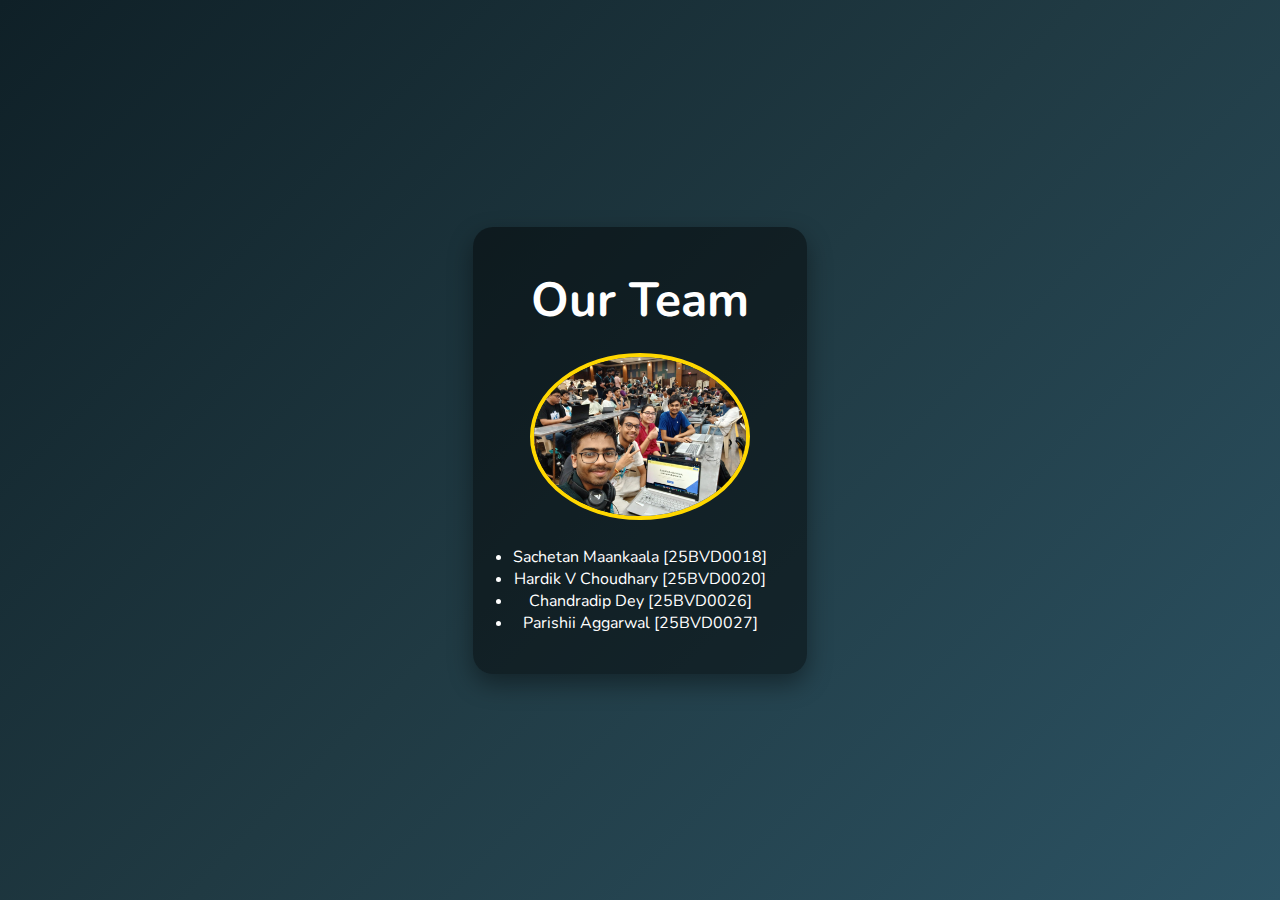
<file: about.html>
<!DOCTYPE html>
<html lang="en">
<head>
  <meta charset="UTF-8">
  <meta name="viewport" content="width=device-width, initial-scale=1.0">
  <title>BuildYourBank | Power Up Your Pocket</title>

  <link rel="stylesheet" href="about.css">
  <link href="https://fonts.googleapis.com/css2?family=Nunito:wght@700;900&display=swap" rel="stylesheet">
</head>

<body>
  <section class="hero">
    <div class="hero-text">
      <h1>Our Team</h1>

      <img src="team.jpeg" alt="The Team">

      <ul>
        <li>Sachetan Maankaala [25BVD0018]</li>
        <li>Hardik V Choudhary [25BVD0020]</li>
        <li>Chandradip Dey [25BVD0026]</li>
        <li>Parishii Aggarwal [25BVD0027]</li>
      </ul>
    </div>
  </section>
</body>
</html>
</file>
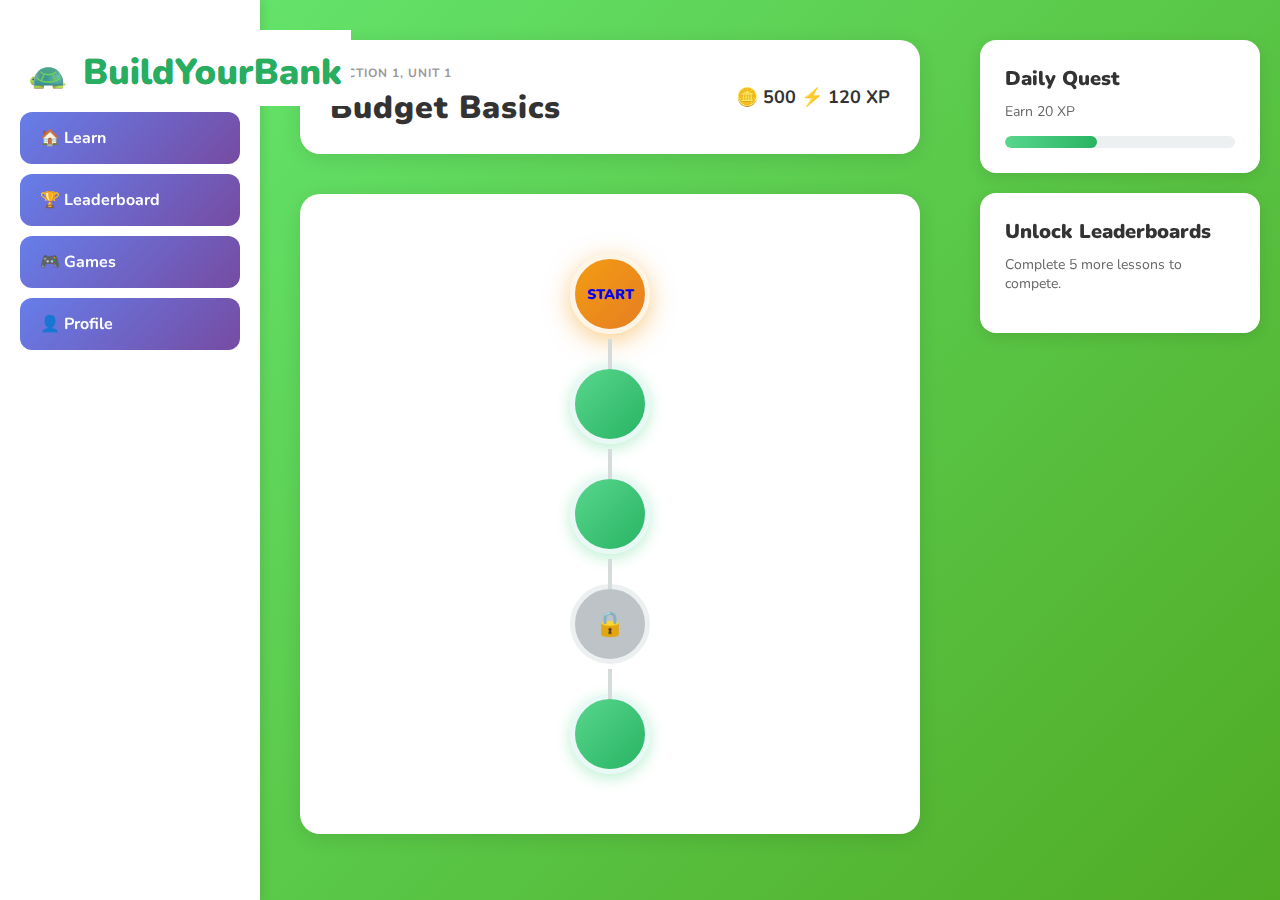
<file: dashboard.html>
<!DOCTYPE html>
<html lang="en">
<head>
  <meta charset="UTF-8">
  <title>Dashboard | BuildYourBank</title>
  <meta name="viewport" content="width=device-width, initial-scale=1.0">
  <link rel="stylesheet" href="dashboard.css">
  <link href="https://fonts.googleapis.com/css2?family=Nunito:wght@700;900&display=swap" rel="stylesheet">
</head>

<body class="dashboard-body">

<!-- SIDEBAR -->
<div class="sidebar">
  <a href="index.html"><img src="logo.png" alt="The Logo"></a>

  <ul class="menu">

    <li class="active">🏠 Learn</li>
    <li class="active"><a href="leaderboard.html" class="main-login-btn">🏆 Leaderboard</a></li>
    <li class="active"><a href="game.html" class="main-login-btn">🎮 Games</a></li>
    <li class="active"><a href="dashboard.html" class="main-login-btn">👤 Profile</a></li>
  </ul>
</div>


<!-- MAIN CONTENT -->
<div class="main-content">

  <!-- TOP BAR -->
  <div class="top-bar">
    <div class="section-title">
      SECTION 1, UNIT 1  
      <h2>Budget Basics</h2>
    </div>

    <div class="stats">
      🪙 500
      ⚡ 120 XP
    </div>
  </div>


  <!-- LEARNING PATH -->
  <div class="learning-path">

    <div class="node active-node">
      <a href="start.html" style="text-decoration: none;" style="color: white;">
        <span>START</span>
      </a>
    </div>

    <div class="node"></div>
    <div class="node"></div>
    <div class="node locked"></div>
    <div class="node"></div>

  </div>

</div>


<!-- RIGHT PANEL -->
<div class="right-panel">

  <div class="card">
    <h3>Daily Quest</h3>
    <p>Earn 20 XP</p>
    <div class="progress-bar">
      <div class="progress" style="width: 40%;"></div>
    </div>
  </div>

  <div class="card">
    <h3>Unlock Leaderboards</h3>
    <p>Complete 5 more lessons to compete.</p>
  </div>

</div>

</body>
</html>
</file>
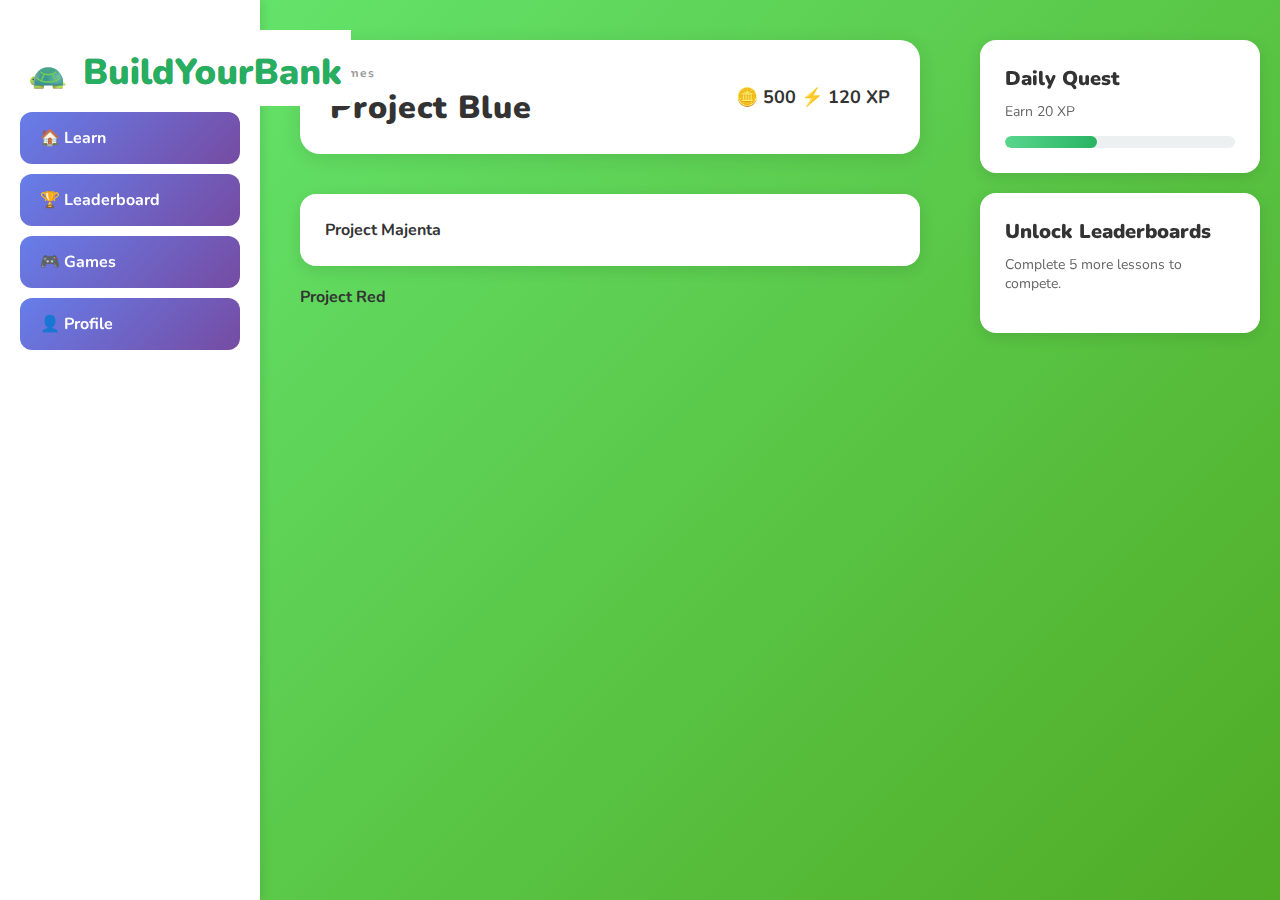
<file: game.html>
<!DOCTYPE html>
<html lang="en">
<head>
  <meta charset="UTF-8">
  <title>Dashboard | BuildYourBank</title>
  <meta name="viewport" content="width=device-width, initial-scale=1.0">
  <link rel="stylesheet" href="dashboard.css">
  <link href="https://fonts.googleapis.com/css2?family=Nunito:wght@700;900&display=swap" rel="stylesheet">
</head>

<body class="dashboard-body">

<!-- SIDEBAR -->
<div class="sidebar">
  <a href="index.html"><img src="logo.png" alt="The Logo"></a>

  <ul class="menu">

    <li class="active"><a href="dashboard.html" class="main-login-btn">🏠 Learn</a></li>
    <li class="active"><a href="leaderboard.html" class="main-login-btn">🏆 Leaderboard</a></li>
    <li class="active"><a href="game.html" class="main-login-btn">🎮 Games</a></li>
    <li class="active"><a href="profile.html" class="main-login-btn">👤 Profile</a></li>
  </ul>
</div>


<!-- MAIN CONTENT -->
<div class="main-content">

  <!-- TOP BAR -->
  <div class="top-bar">
    <div class="section-title">
      Games 
      <h2>Project Blue</h2>
    </div>

    <div class="stats">
      🪙 500
      ⚡ 120 XP
    </div>
  </div>


  <!-- LEARNING PATH -->
  <div class="card">
    <h4> Project Majenta</h4>
  </div>

  <div class="card1">
    <h4> Project Red</h4>
  </div>

</div>


<!-- RIGHT PANEL -->
<div class="right-panel">

  <div class="card">
    <h3>Daily Quest</h3>
    <p>Earn 20 XP</p>
    <div class="progress-bar">
      <div class="progress" style="width: 40%;"></div>
    </div>
  </div>

  <div class="card">
    <h3>Unlock Leaderboards</h3>
    <p>Complete 5 more lessons to compete.</p>
  </div>

</div>

</body>
</html>
</file>
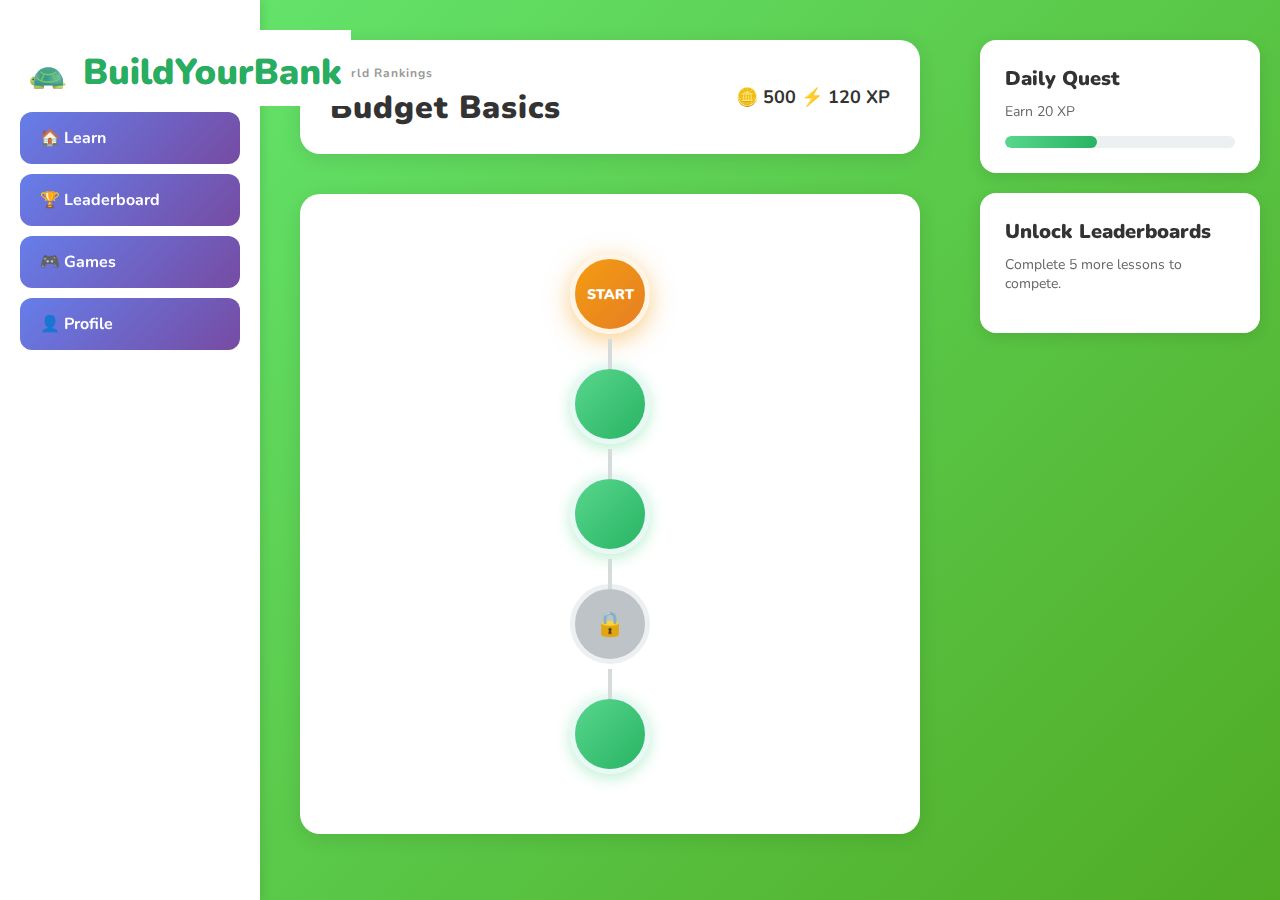
<file: leaderboard.html>
<!DOCTYPE html>
<html lang="en">
<head>
  <meta charset="UTF-8">
  <title>Dashboard | BuildYourBank</title>
  <meta name="viewport" content="width=device-width, initial-scale=1.0">
  <link rel="stylesheet" href="dashboard.css">
  <link href="https://fonts.googleapis.com/css2?family=Nunito:wght@700;900&display=swap" rel="stylesheet">
</head>

<body class="dashboard-body">

<!-- SIDEBAR -->
<div class="sidebar">
  <a href="index.html"><img src="logo.png" alt="The Logo"></a>

  <ul class="menu">

    <li class="active"><a href="dashboard.html" class="main-login-btn">🏠 Learn</a></li>
    <li class="active"><a href="leaderboard.html" class="main-login-btn">🏆 Leaderboard</a></li>
    <li class="active"><a href="game.html" class="main-login-btn">🎮 Games</a></li>
    <li class="active"><a href="dashboard.html" class="main-login-btn">👤 Profile</a></li>
  </ul>
</div>


<!-- MAIN CONTENT -->
<div class="main-content">

  <!-- TOP BAR -->
  <div class="top-bar">
    <div class="section-title">
      World Rankings 
      <h2>Budget Basics</h2>
    </div>

    <div class="stats">
      🪙 500
      ⚡ 120 XP
    </div>
  </div>


  <!-- LEARNING PATH -->
  <div class="learning-path">

    <div class="node active-node">
      <span>START</span>
    </div>

    <div class="node"></div>
    <div class="node"></div>
    <div class="node locked"></div>
    <div class="node"></div>

  </div>

</div>


<!-- RIGHT PANEL -->
<div class="right-panel">

  <div class="card">
    <h3>Daily Quest</h3>
    <p>Earn 20 XP</p>
    <div class="progress-bar">
      <div class="progress" style="width: 40%;"></div>
    </div>
  </div>

  <div class="card">
    <h3>Unlock Leaderboards</h3>
    <p>Complete 5 more lessons to compete.</p>
  </div>

</div>

</body>
</html>
</file>
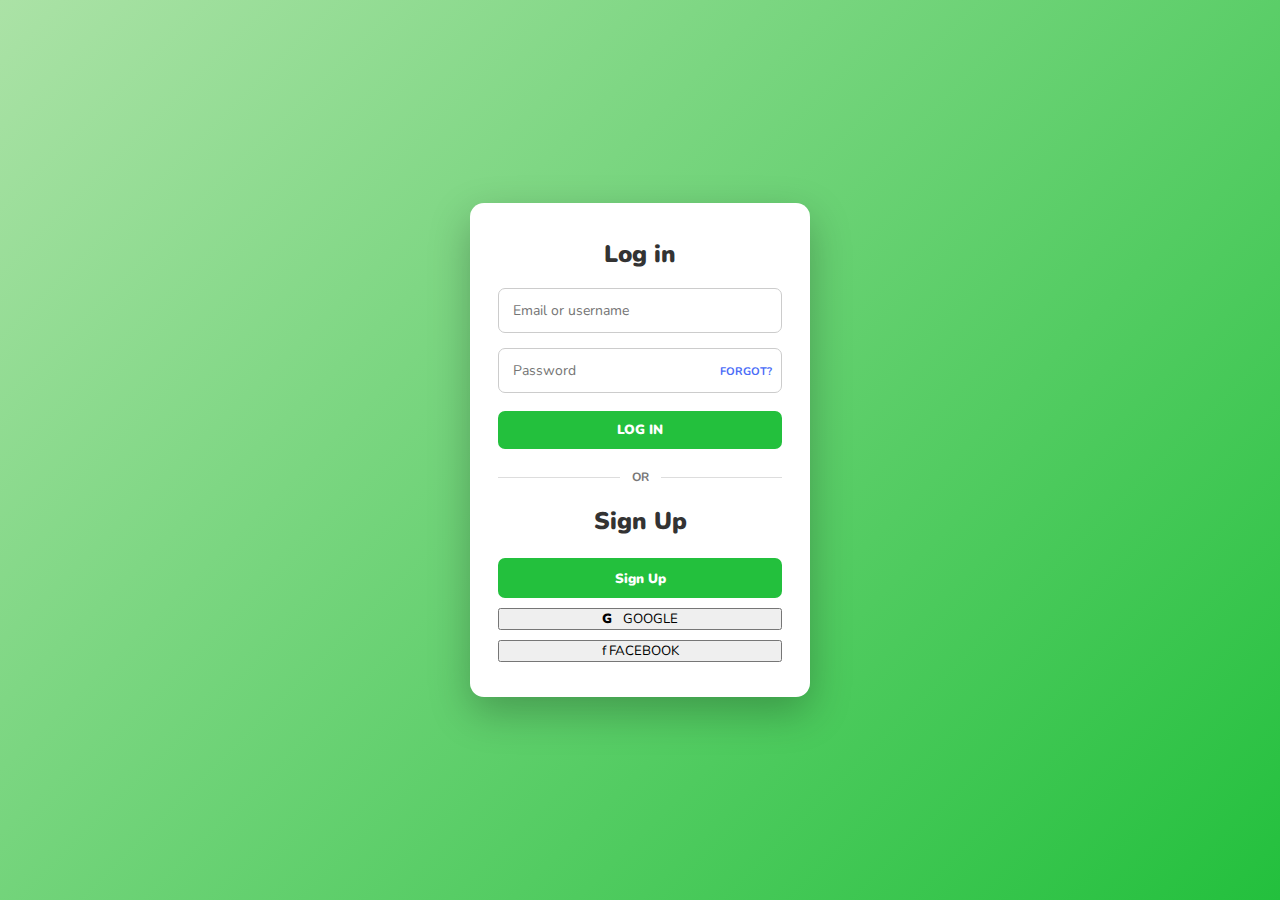
<file: login.html>
<!DOCTYPE html>
<html lang="en">
<head>
  <meta charset="UTF-8">
  <meta name="viewport" content="width=device-width, initial-scale=1.0">

   <link rel="stylesheet" href="login.css">
  <link href="https://fonts.googleapis.com/css2?family=Nunito:wght@700;900&display=swap" rel="stylesheet">
</head>

<div class="modal" id="loginModal">
    <div class="login-card">

      <h2>Log in</h2>

      <form>
        <div class="input-group">
          <input type="text" placeholder="Email or username" required>
        </div>

        <div class="input-group password-group">
          <input type="password" placeholder="Password" required>
          <span class="forgot">FORGOT?</span>
        </div>

        <button type="submit" class="main-login-btn">LOG IN</button>

        <div class="divider">
          <span>OR</span>
        </div>

        <h2>Sign Up</h2>
        <button type="submit" class="main-login-btn"><a href="sign_up.html" class="button" style="çolor: white"></a>
        <span class="g-icon1">Sign Up</span>
        </button>
        

        <div class="social-buttons">
          <button type="button" class="google-btn">
            <span class="g-icon">G</span> GOOGLE
          </button>

          <button type="button" class="facebook-btn">
            <span class="f-icon">f</span> FACEBOOK
          </button>
        </div>
      </form>

    </div>
  </div>
</file>
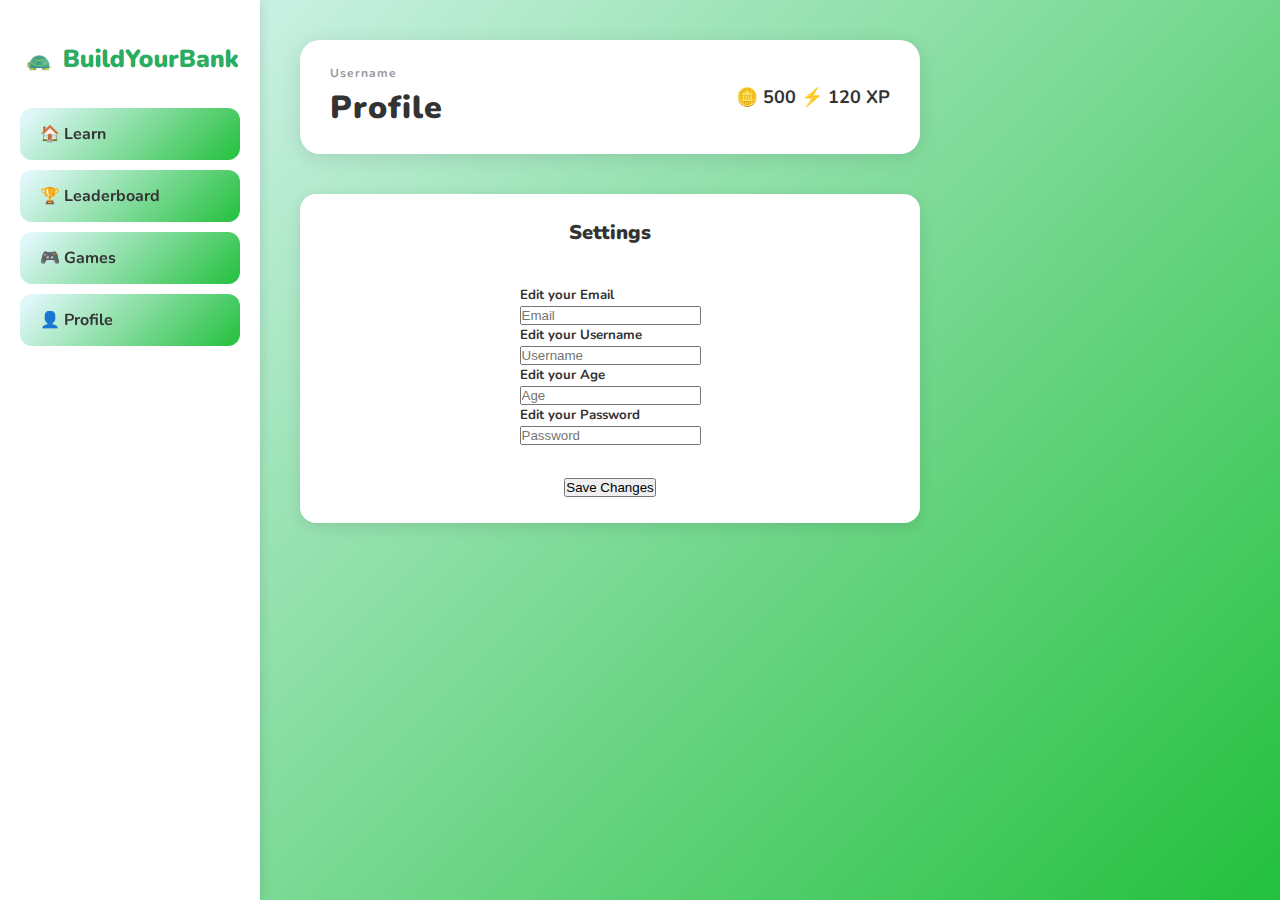
<file: profile.html>
<!DOCTYPE html>
<html lang="en">
<head>
  <meta charset="UTF-8">
  <title>Dashboard | BuildYourBank</title>
  <meta name="viewport" content="width=device-width, initial-scale=1.0">
  <link rel="stylesheet" href="profile.css">
  <link href="https://fonts.googleapis.com/css2?family=Nunito:wght@700;900&display=swap" rel="stylesheet">
</head>

<body class="dashboard-body">

<!-- SIDEBAR -->
<div class="sidebar">
  <a href="index.html"><img src="logo.png" alt="The Logo"></a>

  <ul class="menu">

    <li class="active"><a href="dashboard.html" class="main-login-btn">🏠 Learn</a></li>
    <li class="active"><a href="leaderboard.html" class="main-login-btn">🏆 Leaderboard</a></li>
    <li class="active"><a href="game.html" class="main-login-btn">🎮 Games</a></li>
    <li class="active"><a href="profile.html" class="main-login-btn">👤 Profile</a></li>
  </ul>
</div>


<!-- MAIN CONTENT -->
<div class="main-content">

  <!-- TOP BAR -->
  <div class="top-bar">
    <div class="section-title">
      Username
      <h2>Profile</h2>
    </div>

    <div class="stats">
      🪙 500
      ⚡ 120 XP
    </div>
  </div>


  <!-- LEARNING PATH -->
  <div class="card">
    <h4>Settings</h4>
    <form>
        <div class="input-group">
          <h5>Edit your Email</h5>
          <input type="text" placeholder="Email" required>
        </div>

        <div class="input-group">
          <h5>Edit your Username</h5>
          <input type="text" placeholder="Username" required>
        </div>

        <div class="input-group">
          <h5>Edit your Age</h5>
          <input type="number" placeholder="Age" required>
        </div>

        <div class="input-group password-group">
          <h5>Edit your Password</h5>
          <input type="password" placeholder="Password" required>
        </div>
    </form>
    <a href="save.html" class="button" style="color: rgb(93, 24, 220)" style="text-decoration: none;"><button class="primary-btn">Save Changes</button></a>
  </div>
</div>




</body>
</html>
</file>
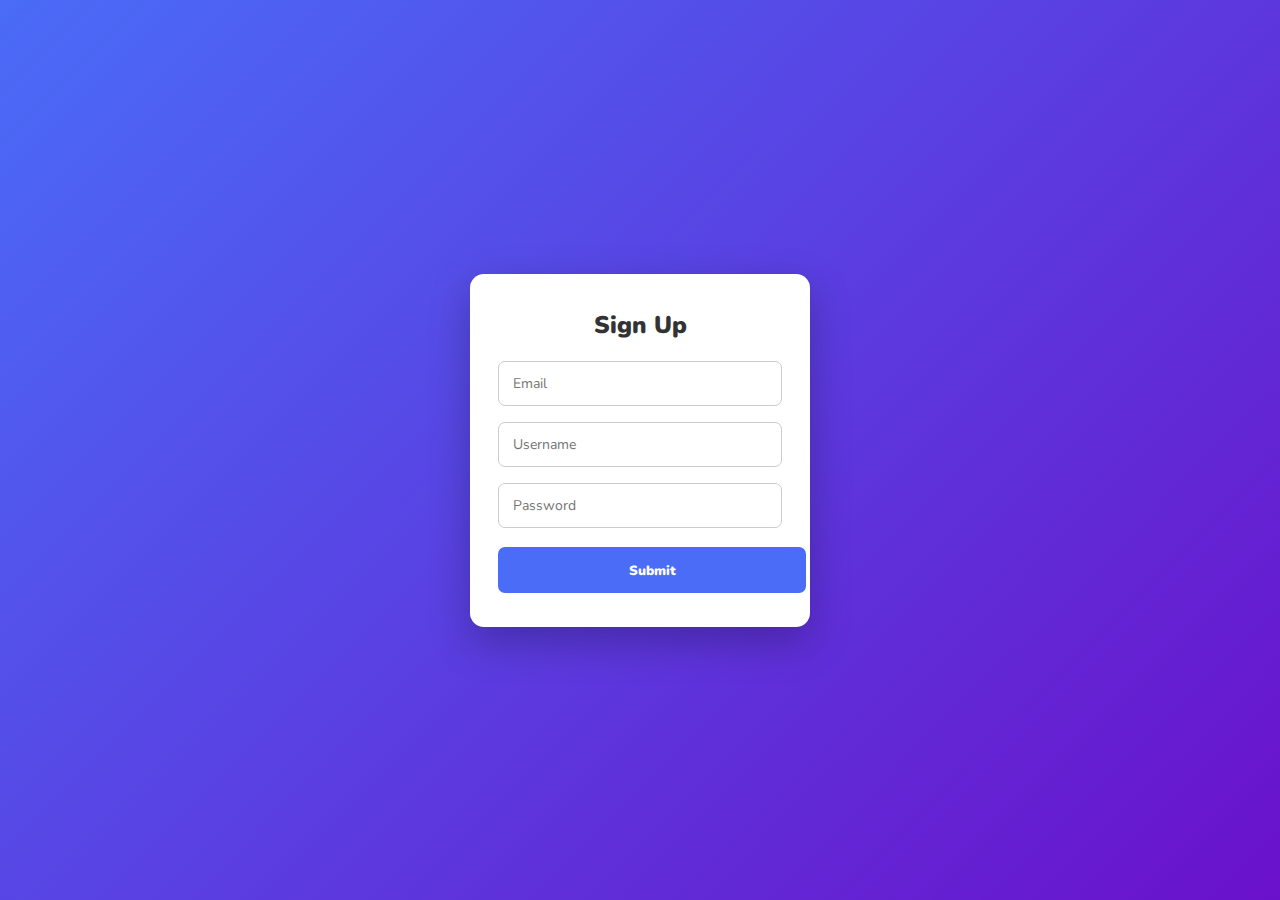
<file: sign_up.html>
<!DOCTYPE html>
<html lang="en">
<head>
  <meta charset="UTF-8">
  <meta name="viewport" content="width=device-width, initial-scale=1.0">
  <title>BuildYourBank | Power Up Your Pocket</title>

  <link rel="stylesheet" href="sign_up.css">
  <link href="https://fonts.googleapis.com/css2?family=Nunito:wght@700;900&display=swap" rel="stylesheet">
</head>

 <div class="signup-card">

      <h2>Sign Up</h2>

      <form>
        <div class="input-group">
          <input type="text" placeholder="Email" required>
        </div>

        <div class="input-group">
          <input type="text" placeholder="Username" required>
        </div>

        <div class="input-group password-group">
          <input type="password" placeholder="Password" required>
        </div>

        <a href="dashboard.html" class="main-login-btn">
        <button type="submit" class="main-login-btn">Submit</button>
        </a>
        
</div>
</file>
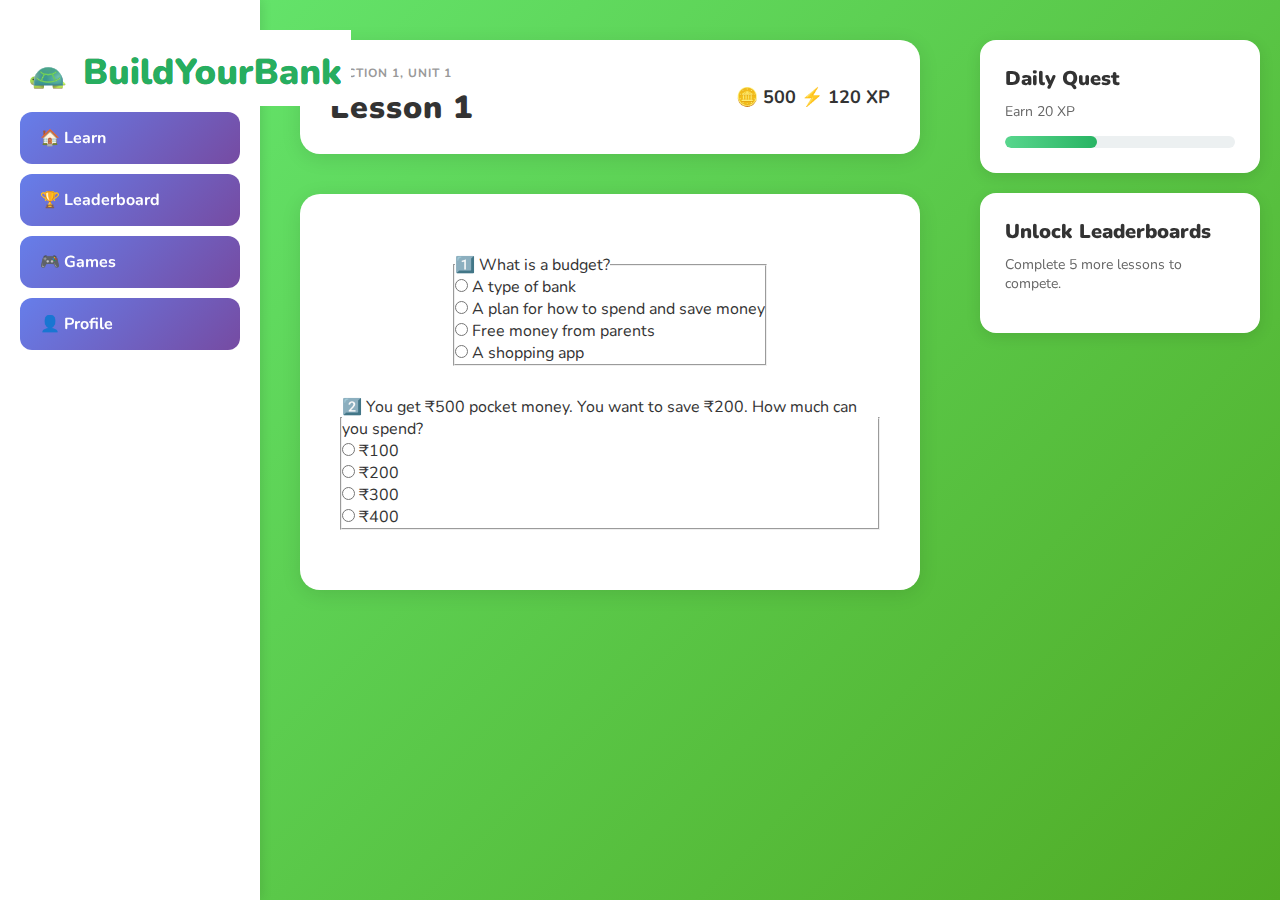
<file: start.html>
<!DOCTYPE html>
<html lang="en">
<head>
  <meta charset="UTF-8">
  <title>Dashboard | BuildYourBank</title>
  <meta name="viewport" content="width=device-width, initial-scale=1.0">
  <link rel="stylesheet" href="dashboard.css">
  <link href="https://fonts.googleapis.com/css2?family=Nunito:wght@700;900&display=swap" rel="stylesheet">
</head>

<body class="dashboard-body">

<!-- SIDEBAR -->
<div class="sidebar">
  <a href="index.html"><img src="logo.png" alt="The Logo"></a>

  <ul class="menu">

    <li class="active">🏠 Learn</li>
    <li class="active"><a href="leaderboard.html" class="main-login-btn">🏆 Leaderboard</a></li>
    <li class="active"><a href="game.html" class="main-login-btn">🎮 Games</a></li>
    <li class="active"><a href="dashboard.html" class="main-login-btn">👤 Profile</a></li>
  </ul>
</div>


<!-- MAIN CONTENT -->
<div class="main-content">

  <!-- TOP BAR -->
  <div class="top-bar">
    <div class="section-title">
      SECTION 1, UNIT 1  
      <h2>Lesson 1</h2>
    </div>

    <div class="stats">
      🪙 500
      ⚡ 120 XP
    </div>
  </div>


  <!-- LEARNING PATH -->
  <div class="learning-path">

   <form action="/submit_quiz" method="post">
        <!-- Question 1 -->
        <fieldset>
            <legend>1️⃣ What is a budget?</legend>
            
            <input type="radio" id="q1_optionA" name="question1" value="A">
            <label for="q1_optionA">A type of bank</label><br>
            
            <input type="radio" id="q1_optionB" name="question1" value="B">
            <label for="q1_optionB">A plan for how to spend and save money</label><br>
            
            <input type="radio" id="q1_optionC" name="question1" value="C">
            <label for="q1_optionC">Free money from parents</label><br>

            <input type="radio" id="q1_optiond" name="question1" value="d">
            <label for="q1_optionC">A shopping app</label><br>
        </fieldset>
    </form>

       <form action="/submit_quiz" method="post">
               <!-- Question 2 -->
        <fieldset>
            <legend>2️⃣ You get ₹500 pocket money.
                    
                You want to save ₹200.
                 How much can you spend?
            </legend>
            
            <input type="radio" id="q1_optionA" name="question1" value="A">
            <label for="q1_optionA"> ₹100</label><br>
            
            <input type="radio" id="q1_optionB" name="question1" value="B">
            <label for="q1_optionB"> ₹200</label><br>
            
            <input type="radio" id="q1_optionC" name="question1" value="C">
            <label for="q1_optionC"> ₹300</label><br>

            <input type="radio" id="q1_optiond" name="question1" value="d">
            <label for="q1_optionC"> ₹400</label><br>
        </fieldset>
    </form>

        
  </div>

</div>


<!-- RIGHT PANEL -->
<div class="right-panel">

  <div class="card">
    <h3>Daily Quest</h3>
    <p>Earn 20 XP</p>
    <div class="progress-bar">
      <div class="progress" style="width: 40%;"></div>
    </div>
  </div>

  <div class="card">
    <h3>Unlock Leaderboards</h3>
    <p>Complete 5 more lessons to compete.</p>
  </div>

</div>

</body>
</html>
</file>
<file: about.css>
/* Reset some default browser spacing */

* {
  margin: 0;
  padding: 0;
  box-sizing: border-box;
  }

/* Page background */
body {
font-family: 'Nunito', sans-serif;
background: linear-gradient(135deg, #0f2027, #203a43, #2c5364);
color: white;
min-height: 100vh;
}

/* Hero section styling */
.hero {
display: flex;
justify-content: center;
align-items: center;
min-height: 100vh;
text-align: center;
}

/* Container for text */
.hero-text {
background: rgba(0,0,0,0.45);
padding: 40px;
border-radius: 20px;
box-shadow: 0 10px 25px rgba(0,0,0,0.4);
}

/* Heading */
.hero-text h1 {
font-size: 3rem;
margin-bottom: 20px;
}

/* Team image */
.hero-text img {
width: 220px;
height: auto;
border-radius: 50%;
margin-bottom: 20px;
border: 4px solid gold;
}

/* Team names */
.hero-text p {
font-size: 1.2rem;
line-height: 1.8;
}
</file>
<file: dashboard.css>
/* GLOBAL RESET & BASE STYLES */
* {
  margin: 0;
  padding: 0;
  box-sizing: border-box;
}

body.dashboard-body {
  font-family: 'Nunito', sans-serif;
  background: linear-gradient(135deg, #66ea73 0%, #50ab25 100%);
  min-height: 100vh;
  display: flex;
  color: #333;
}

/* SIDEBAR */
.sidebar {
  width: 260px;
  background: #fff;
  padding: 30px 20px;
  box-shadow: 2px 0 10px rgba(0,0,0,0.1);
  position: fixed;
  height: 100vh;
  left: 0;
  top: 0;
}

.brand {
  font-size: 24px;
  font-weight: 900;
  color: #667eea;
  margin-bottom: 40px;
  padding-bottom: 20px;
  border-bottom: 2px solid #f0f0f0;
}

.menu {
  list-style: none;
}

.menu li {
  padding: 15px 20px;
  margin-bottom: 10px;
  border-radius: 12px;
  cursor: pointer;
  transition: all 0.3s ease;
  font-weight: 700;
  font-size: 16px;
}

.menu li:hover {
  background: #f5f3ff;
  transform: translateX(5px);
}

.menu li.active {
  background: linear-gradient(135deg, #667eea 0%, #764ba2 100%);
  color: white;
}

.menu li a {
  text-decoration: none;
  color: inherit;
  display: block;
}

/* MAIN CONTENT */
.main-content {
  flex: 1;
  margin-left: 260px;
  margin-right: 320px;
  padding: 40px;
}

/* TOP BAR */
.top-bar {
  background: white;
  padding: 25px 30px;
  border-radius: 20px;
  margin-bottom: 40px;
  display: flex;
  justify-content: space-between;
  align-items: center;
  box-shadow: 0 4px 20px rgba(0,0,0,0.1);
}

.section-title {
  font-size: 12px;
  color: #999;
  font-weight: 700;
  letter-spacing: 1px;
}

.section-title h2 {
  font-size: 32px;
  color: #333;
  margin-top: 5px;
  font-weight: 900;
}

.stats {
  display: flex;
  gap: 25px;
  font-size: 18px;
  font-weight: 700;
  color: #333;
}

/* LEARNING PATH */
.learning-path {
  background: white;
  padding: 60px 40px;
  border-radius: 20px;
  display: flex;
  flex-direction: column;
  align-items: center;
  gap: 30px;
  box-shadow: 0 4px 20px rgba(0,0,0,0.1);
}

.node {
  width: 80px;
  height: 80px;
  background: linear-gradient(135deg, #58d68d 0%, #28b463 100%);
  border-radius: 50%;
  display: flex;
  align-items: center;
  justify-content: center;
  font-weight: 900;
  color: white;
  font-size: 14px;
  cursor: pointer;
  transition: all 0.3s ease;
  border: 5px solid #e8f8f5;
  box-shadow: 0 4px 15px rgba(88, 214, 141, 0.4);
  position: relative;
}

.node:hover {
  transform: scale(1.1);
}

.node.active-node {
  background: linear-gradient(135deg, #f39c12 0%, #e67e22 100%);
  border-color: #fef5e7;
  box-shadow: 0 6px 25px rgba(243, 156, 18, 0.5);
  animation: pulse 2s infinite;
}

.node.locked {
  background: #bdc3c7;
  border-color: #ecf0f1;
  cursor: not-allowed;
  box-shadow: none;
}

.node.locked::after {
  content: "🔒";
  font-size: 24px;
}

/* Connect nodes with lines */
.node::before {
  content: "";
  position: absolute;
  width: 4px;
  height: 30px;
  background: #d5dbdb;
  top: -30px;
  left: 50%;
  transform: translateX(-50%);
}

.node:first-child::before {
  display: none;
}

@keyframes pulse {
  0%, 100% {
    box-shadow: 0 6px 25px rgba(243, 156, 18, 0.5);
  }
  50% {
    box-shadow: 0 6px 35px rgba(243, 156, 18, 0.8);
  }
}

/* RIGHT PANEL */
.right-panel {
  width: 320px;
  position: fixed;
  right: 0;
  top: 0;
  height: 100vh;
  padding: 40px 20px;
  overflow-y: auto;
}

.card {
  background: white;
  padding: 25px;
  border-radius: 16px;
  margin-bottom: 20px;
  box-shadow: 0 4px 15px rgba(0,0,0,0.1);
}

.card h3 {
  font-size: 20px;
  margin-bottom: 10px;
  color: #333;
  font-weight: 900;
}

.card p {
  color: #666;
  font-size: 14px;
  margin-bottom: 15px;
}

/* PROGRESS BAR */
.progress-bar {
  width: 100%;
  height: 12px;
  background: #ecf0f1;
  border-radius: 20px;
  overflow: hidden;
}

.progress {
  height: 100%;
  background: linear-gradient(90deg, #58d68d 0%, #28b463 100%);
  border-radius: 20px;
  transition: width 0.5s ease;
}

/* RESPONSIVE */
@media (max-width: 1200px) {
  .main-content {
    margin-right: 0;
  }
  
  .right-panel {
    display: none;
  }
}

@media (max-width: 768px) {
  .sidebar {
    width: 80px;
    padding: 20px 10px;
  }
  
  .brand {
    font-size: 28px;
    text-align: center;
  }
  
  .menu li {
    font-size: 24px;
    text-align: center;
    padding: 15px 10px;
  }
  
  .menu li a {
    display: none;
  }
  
  .main-content {
    margin-left: 80px;
    padding: 20px;
  }
  
  .top-bar {
    flex-direction: column;
    gap: 15px;
    align-items: flex-start;
  }
}
</file>
<file: login.css>
/* Reset + Font */

* {
  margin: 0;
  padding: 0;
  box-sizing: border-box;
  font-family: 'Nunito', sans-serif;
  }

/* Background overlay */
.modal {
position: fixed;
inset: 0;
background: linear-gradient(135deg, #abe2a6, #23c03d);
display: flex;
align-items: center;
justify-content: center;
}

/* Card */
.login-card {
background: #fff;
width: 340px;
padding: 35px 28px;
border-radius: 14px;
box-shadow: 0 15px 40px rgba(0,0,0,0.25);
text-align: center;
}

/* Titles */
.login-card h2 {
margin-bottom: 18px;
color: #333;
font-weight: 900;
}

/* Inputs */
.input-group {
margin-bottom: 15px;
}

.input-group input {
width: 100%;
padding: 12px 14px;
border-radius: 7px;
border: 1px solid #ccc;
font-size: 14px;
outline: none;
transition: 0.25s;
}

.input-group input:focus {
border-color: #4a6cf7;
box-shadow: 0 0 0 2px rgba(74,108,247,0.15);
}

/* Forgot */
.password-group {
position: relative;
}

.forgot {
position: absolute;
right: 10px;
top: 50%;
transform: translateY(-50%);
font-size: 11px;
font-weight: 700;
color: #4a6cf7;
cursor: pointer;
}

/* Main buttons */
.main-login-btn {
width: 100%;
padding: 10px;
border: none;
border-radius: 7px;
background: #23c03d;
color: white;
font-weight: 900;
cursor: pointer;
margin-top: 3px;
transition: 0.25s;
}

/* Allow anchor inside button to look correct */
.main-login-btn a {
color: white;
text-decoration: none;
display: block;
padding: 1px;
}

.main-login-btn:hover {
background: #76d06e;
}

/* Divider */
.divider {
margin: 20px 0;
display: flex;
align-items: center;
}

.divider::before,
.divider::after {
content: "";
flex: 1;
border-bottom: 1px solid #ddd;
}

.divider span {
padding: 0 12px;
font-size: 12px;
font-weight: 700;
color: #777;
}

/* Social buttons layout */
.social-buttons {
margin-top: 10px;
display: flex;
flex-direction: column;
gap: 10px;
}

/* Google button */
.google-btn g_id_signin {
width: 100%;
padding: 10px;
border-radius: 7px;
border: 1px solid #23c03d;
background: #23c03d;
color: rgb(103, 230, 92);
font-weight: 800;
cursor: pointer;
}

.google-btn g_id_signin:hover {
background: #76d06e;
}

.g-icon {
margin-right: 8px;
font-weight: 900;
}

/* Responsive */
@media (max-width: 400px) {
.login-card {
width: 90%;
}
}
</file>
<file: profile.css>
/* GLOBAL RESET & BASE STYLES */
* {
  margin: 0;
  padding: 0;
  box-sizing: border-box;
}

body.dashboard-body {
  font-family: 'Nunito', sans-serif;
  background: linear-gradient(135deg, #e0f7fa 0%, #23c03d 100%);
  min-height: 100vh;
  display: flex;
  color: #333;
}

/* SIDEBAR */
.sidebar {
  width: 260px;
  background: #fff;
  padding: 30px 20px;
  box-shadow: 2px 0 10px rgba(0,0,0,0.1);
  position: fixed;
  height: 100vh;
  left: 0;
  top: 0;
}

.sidebar img {
width: 225px;
height: auto;
margin-bottom: 20px;
}

.brand {
  font-size: 24px;
  font-weight: 900;
  color: #23c03d;
  margin-bottom: 40px;
  padding-bottom: 20px;
  border-bottom: 2px solid #f0f0f0;
}

.menu {
  list-style: none;
}

.menu li {
  padding: 15px 20px;
  margin-bottom: 10px;
  border-radius: 12px;
  cursor: pointer;
  transition: all 0.3s ease;
  font-weight: 700;
  font-size: 16px;
}

.menu li:hover {
  background: #f5f3ff;
  transform: translateX(5px);
}

.menu li.active {
  background: linear-gradient(135deg, #e0f7fa 5%, #23c03d 100%);
  color: #333;
}

.menu li a {
  text-decoration: none;
  color: inherit;
  display: block;
}

/* MAIN CONTENT */
.main-content {
  flex: 1;
  margin-left: 260px;
  margin-right: 320px;
  padding: 40px;
}

/* TOP BAR */
.top-bar {
  background: white;
  padding: 25px 30px;
  border-radius: 20px;
  margin-bottom: 40px;
  display: flex;
  justify-content: space-between;
  align-items: center;
  box-shadow: 0 4px 20px rgba(0,0,0,0.1);
}

.section-title {
  font-size: 12px;
  color: #999;
  font-weight: 700;
  letter-spacing: 1px;
}

.section-title h2 {
  font-size: 32px;
  color: #333;
  margin-top: 5px;
  font-weight: 900;
}

.stats {
  display: flex;
  gap: 25px;
  font-size: 18px;
  font-weight: 700;
  color: #333;
}

/* LEARNING PATH */
.card {
  background: white;
  padding: 60px 40px;
  border-radius: 20px;
  display: flex;
  flex-direction: column;
  align-items: center;
  gap: 30px;
  box-shadow: 0 4px 20px rgba(0,0,0,0.1);
  margin-bottom: 20px;
}

.card1 {
  background: white;
  padding: 60px 40px;
  border-radius: 20px;
  display: flex;
  flex-direction: column;
  align-items: center;
  gap: 30px;
  box-shadow: 0 4px 20px rgba(0,0,0,0.1);
  margin-bottom: 20px;
}

/* RIGHT PANEL */
.right-panel {
  width: 320px;
  position: fixed;
  right: 0;
  top: 0;
  height: 100vh;
  padding: 40px 20px;
  overflow-y: auto;
}

.card {
  background: white;
  padding: 25px;
  border-radius: 16px;
  margin-bottom: 20px;
  box-shadow: 0 4px 15px rgba(0,0,0,0.1);
}

.card h4 {
  font-size: 20px;
  margin-bottom: 10px;
  color: #333;
  font-weight: 900;
}

.card p {
  color: #666;
  font-size: 14px;
  margin-bottom: 15px;
}

/* RESPONSIVE */
@media (max-width: 1200px) {
  .main-content {
    margin-right: 0;
  }
  
  .right-panel {
    display: none;
  }
}

@media (max-width: 768px) {
  .sidebar {
    width: 80px;
    padding: 20px 10px;
  }
  
  .brand {
    font-size: 28px;
    text-align: center;
  }
  
  .menu li {
    font-size: 24px;
    text-align: center;
    padding: 15px 10px;
  }
  
  .menu li a {
    display: none;
  }
  
  .main-content {
    margin-left: 80px;
    padding: 20px;
  }
  
  .top-bar {
    flex-direction: column;
    gap: 15px;
    align-items: flex-start;
  }
}
</file>
<file: sign_up.css>
/* Reset */

* {
  margin: 0;
  padding: 0;
  box-sizing: border-box;
  font-family: 'Nunito', sans-serif;
  }

/* Page background */
body {
min-height: 100vh;
display: flex;
align-items: center;
justify-content: center;
background: linear-gradient(135deg, #4a6cf7, #6a11cb);
}

/* Card */
.signup-card {
background: #ffffff;
width: 340px;
padding: 35px 28px;
border-radius: 14px;
box-shadow: 0 15px 40px rgba(0,0,0,0.25);
text-align: center;
}

/* Heading */
.signup-card h2 {
margin-bottom: 20px;
font-weight: 900;
color: #333;
}

/* Inputs */
.input-group {
margin-bottom: 16px;
}

.input-group input {
width: 100%;
padding: 12px 14px;
border-radius: 7px;
border: 1px solid #ccc;
font-size: 14px;
outline: none;
transition: 0.25s;
}

.input-group input:focus {
border-color: #4a6cf7;
box-shadow: 0 0 0 2px rgba(74,108,247,0.15);
}

/* Submit button */
.main-login-btn {
width: 100%;
padding: 12px;
border: none;
border-radius: 7px;
background: #4a6cf7;
color: white;
font-weight: 900;
cursor: pointer;
margin-top: 6px;
transition: 0.25s;
}

.main-login-btn:hover {
background: #3553d4;
}

/* Responsive */
@media (max-width: 400px) {
.signup-card {
width: 90%;
}
}
</file>
